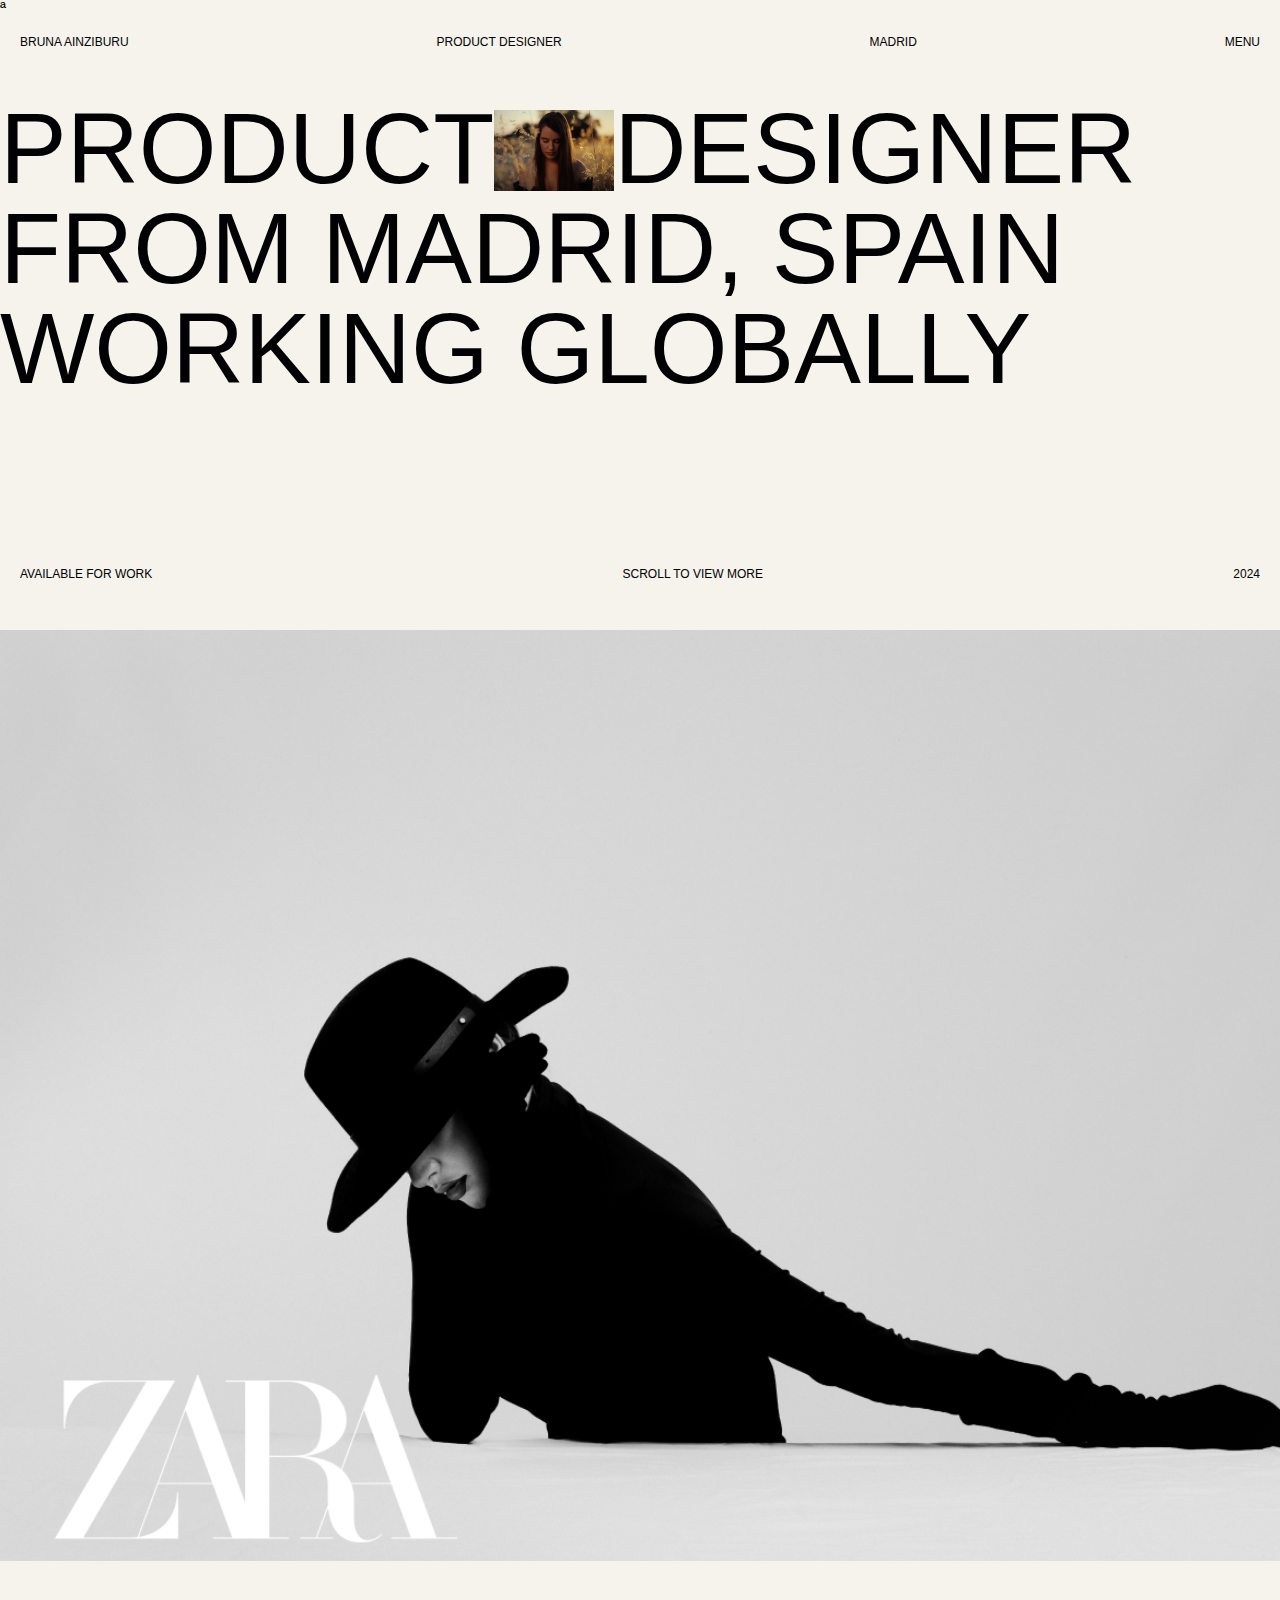
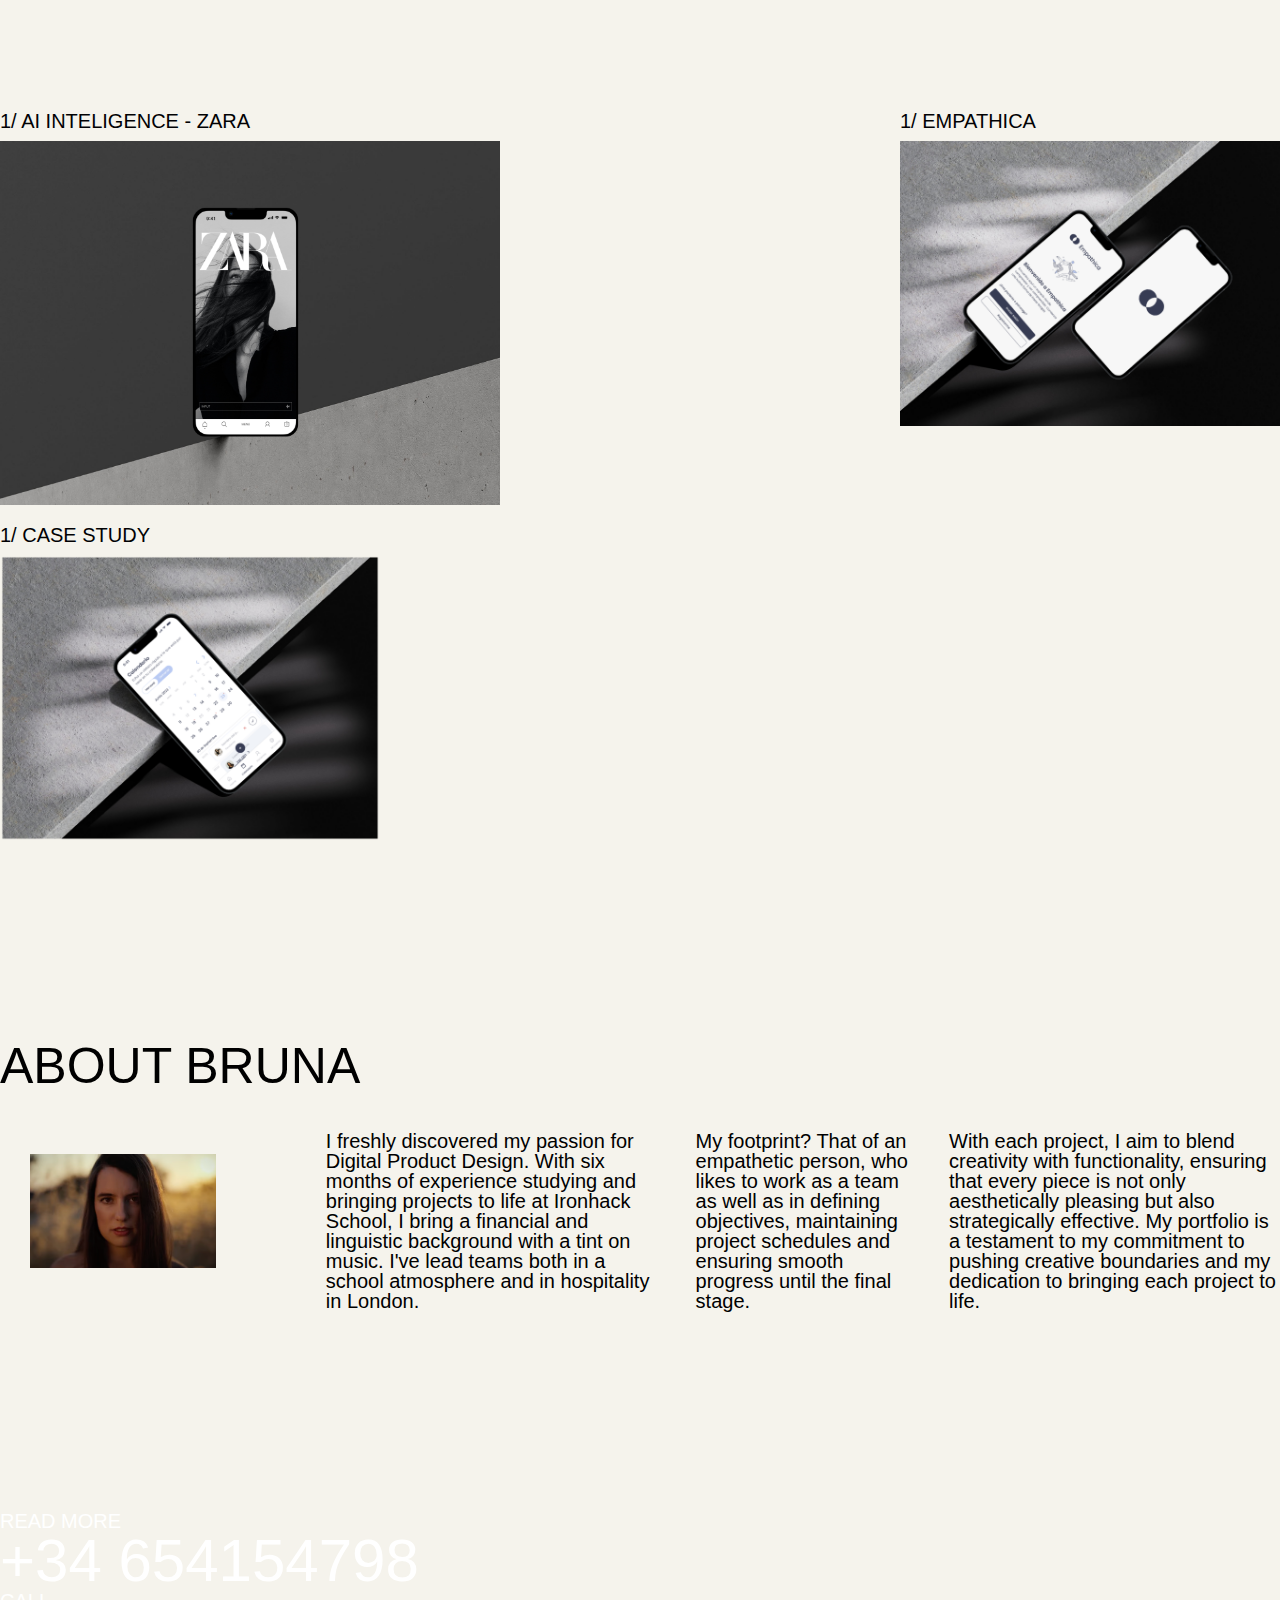
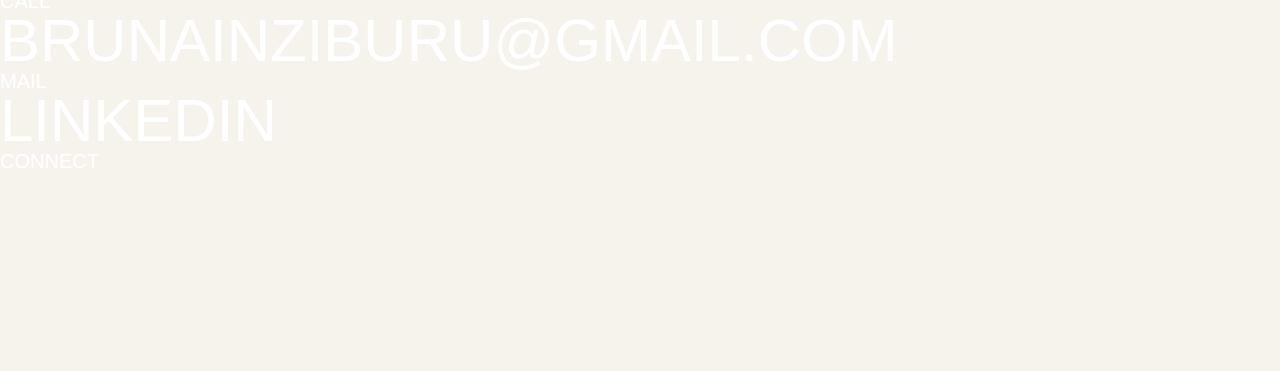
<file: index.html>
ª
<!DOCTYPE html>
<html lang="en">

<head>
    <meta charset="UTF-8">
    <meta name="viewport" content="width=device-width, initial-scale=1.0">
    <title> Home - Portfolio Bruna Ainziburu</title>
    <link rel="stylesheet" href="styles/reset.css">
    <link rel="stylesheet" href="styles/index.css">
</head>

<body>
    <header>
        <nav>
            <div> BRUNA AINZIBURU</div>
            <div> PRODUCT DESIGNER</div>
            <div> MADRID</div>
            <div> MENU</div>
        </nav>
        <div class="header">
            <section class="header2">
                <p>PRODUCT</p>
                <div id="bruna1"><img src="imgs/Bruna 1.png" alt="a picture of Bruna Ainziburu" ;></div>
                <p>DESIGNER</p>
            </section>
            <section class="header">
                <p>FROM MADRID, SPAIN</p>
            </section>
            <section class="header">
                <p>WORKING GLOBALLY</p>
            </section>
        </div>
    </header>
    <main>
        <section>
            <nav id="nav">
                <div> AVAILABLE FOR WORK </div>
                <div> SCROLL TO VIEW MORE </div>
                <div> 2024 </div>
            </nav>
            <section id="bigpic">
                <img src="imgs/ZARA PIC HOME- 8.png" alt="A picture of ZARA's design" ;>
            </section>
        </section>
        <section id="project">
            <section class="project1">
                <a href="zara.html"> 1/ AI INTELIGENCE - ZARA</a>
                <div>
                    <img src="imgs/mocckup mobile ZARA 1.png"
                        alt="a picture of a mobile screen with ZARA's homeland design" ;>
                </div>
            </section>
            <section class="project2">
                <a href="empathica.html"> 1/ EMPATHICA </a>
                <div>
                    <img src="imgs/Mockup 2.png" alt="a picture of a mobile screen with ZARA's homeland design" ;>
                </div>
            </section>
            <section class="project2">
                <a href="case.html"> 1/ CASE STUDY</a>
                <div>
                    <img src="imgs/Mockup 3.png" alt="a picture of a mobile screen with ZARA's homeland design" ;></a>
                </div>
            </section>
        </section>
        <section class="about">
            <h2>ABOUT BRUNA</h2>
            <section id="aboutBruna">
                <section id="imgAbout">
                    <img src="imgs/Bruna 2.png" alt="a picture of Bruna Ainziburu">
                </section>
                <section class="aboutBruna">
                    <p> I freshly discovered my passion for Digital Product Design. With six months of experience
                        studying and
                        bringing projects to life at Ironhack School, I bring a financial and linguistic background with
                        a tint
                        on music. I've lead teams both in a school atmosphere and in hospitality in London.</p>
                </section>
                <section class="aboutBruna">
                    <p> My footprint? That of an empathetic person, who likes to work as a team as well as in defining
                        objectives, maintaining project schedules and ensuring smooth progress until the final stage.
                    </p>
                </section>
                <section class="aboutBruna">
                    <p> With each project, I aim to blend creativity with functionality, ensuring that every piece is
                        not only
                        aesthetically pleasing but also strategically effective. My portfolio is a testament to my
                        commitment to
                        pushing creative boundaries and my dedication to bringing each project to life.</p>
                    <section>
                    </section>
                </section>
    </main>
    <footer>
        <section>
            <h3>READ MORE</h3>
        </section>
        <section>
            <p> +34 654154798</p>
            <div>
                <h3>CALL</h3>
            </div>
        </section>
        <section>
            <p> BRUNAINZIBURU@GMAIL.COM</p>
            <div>
                <h3>MAIL</h3>
            </div>
        </section>
        <section>
            <p>LINKEDIN</p>
            <div>
                <h3>CONNECT</h3>
            </div>
        </section>
    </footer>
</body>

</html>
</file>
<file: styles/index.css>
body {
    background-color: #F5F3EC;
    font-family: 'Gill Sans', 'Gill Sans MT', Calibri, 'Trebuchet MS', sans-serif;
    width: 1fr;
    height: auto;
    max-width: 1400px;
    margin: auto auto;
}

nav {
    display: flex;
    justify-content: space-between;
    align-items: center;
    padding: 20px;
    font-size: 12px;
    font-weight: normal;
    padding-bottom: 50px;
}

nav a {
    color: #333;
    margin: 0 15px;
    font-size: 16px;
    transition: color 0.3s ease;
}

.header {
    font-size: 100px;
    font-family: 'Gill Sans', 'Gill Sans MT', Calibri, 'Trebuchet MS', sans-serif;
    font-weight: normal;
    color: #010103;
    letter-spacing: -0.03;
    transform-style: uppercase;
    min-width: 1200px;
    align-items: center;
    width: 0 auto;
    height: 0 auto;
}

.header2 {
    font-size: 100px;
    font-family: 'Gill Sans', 'Gill Sans MT', Calibri, 'Trebuchet MS', sans-serif;
    font-weight: normal;
    color: #010103;
    letter-spacing: -0.03;
    transform-style: uppercase;
    min-width: 1200px;
    align-items: center;
    width: 0 auto;
    height: 0 auto;
    display: flex;
    flex-direction: row;

}

main {
    padding-top: 150px;
}

#bruna1 {
    width: 120px;
    height: 76px;
}

#bruna1 img {
    width: 100%;
}

#bigpic {
    display: flex;
    justify-content: space-between;
    width: 1400px;
    height: auto;
}

#bigpic img {
    width: 100%;
}

.workpics {
    width: 400px;
    height: 221px;
    font-size: 12px;
    display: flex;
    flex-direction: row;
    align-items: center;
}

.workpics img {
    width: 100%;
}

.about {
    font-size: 20px;
    padding-top: 200px;
}

.about2 {
    width: 206px;
    display: flex;
    flex-direction: row;

}

.about img {
    width: 70%;
    display: flex;
    flex-direction: row;
}

.about2 img {
    width: 70%;
}

h1 {
    font-size: 60px;
}

#aboutBruna {
    display: flex;
    justify-content: space-between;
    padding-top: 20;
    align-items: center;
    padding-left: 30px;
}

.aboutBruna {
    display: flex;
    justify-content: space-between;
    padding-top: 20;
    align-items: center;
    padding-left: 30px;
}

a {
    color: #010103;
}

#project {
    display: flex;
    gap: 20px;
    flex-wrap: wrap;
    padding-top: 150px;
    justify-content: space-between;
    align-items: flex-start;
}

.project1 div {
    width: 100%;
    max-width: 500px;
    height: auto;
    padding-top: 10px;
}

.project2 div {
    width: 100%;
    max-width: 380px;
    height: auto;
    min-width: 300px;
    padding-top: 10px;
}

a {
    text-decoration: none;
}

img {
    width: 100%;
}

section {
    font-size: 20px;

}

footer {
    display: flex;
    align-content: flex-end;
    font-size: 60px;
    color: white;
    text-align: start;
    align-items: start;
    flex-direction: column;
    padding-top: 200px;
    padding-bottom: 200px;
}

footer section {
    font-size: 60px;
}

h4 {
    font-size: 12px;
}

h3 {
    font-size: 20px;
}

h2 {
    font-size: 50px;
}
</file>
